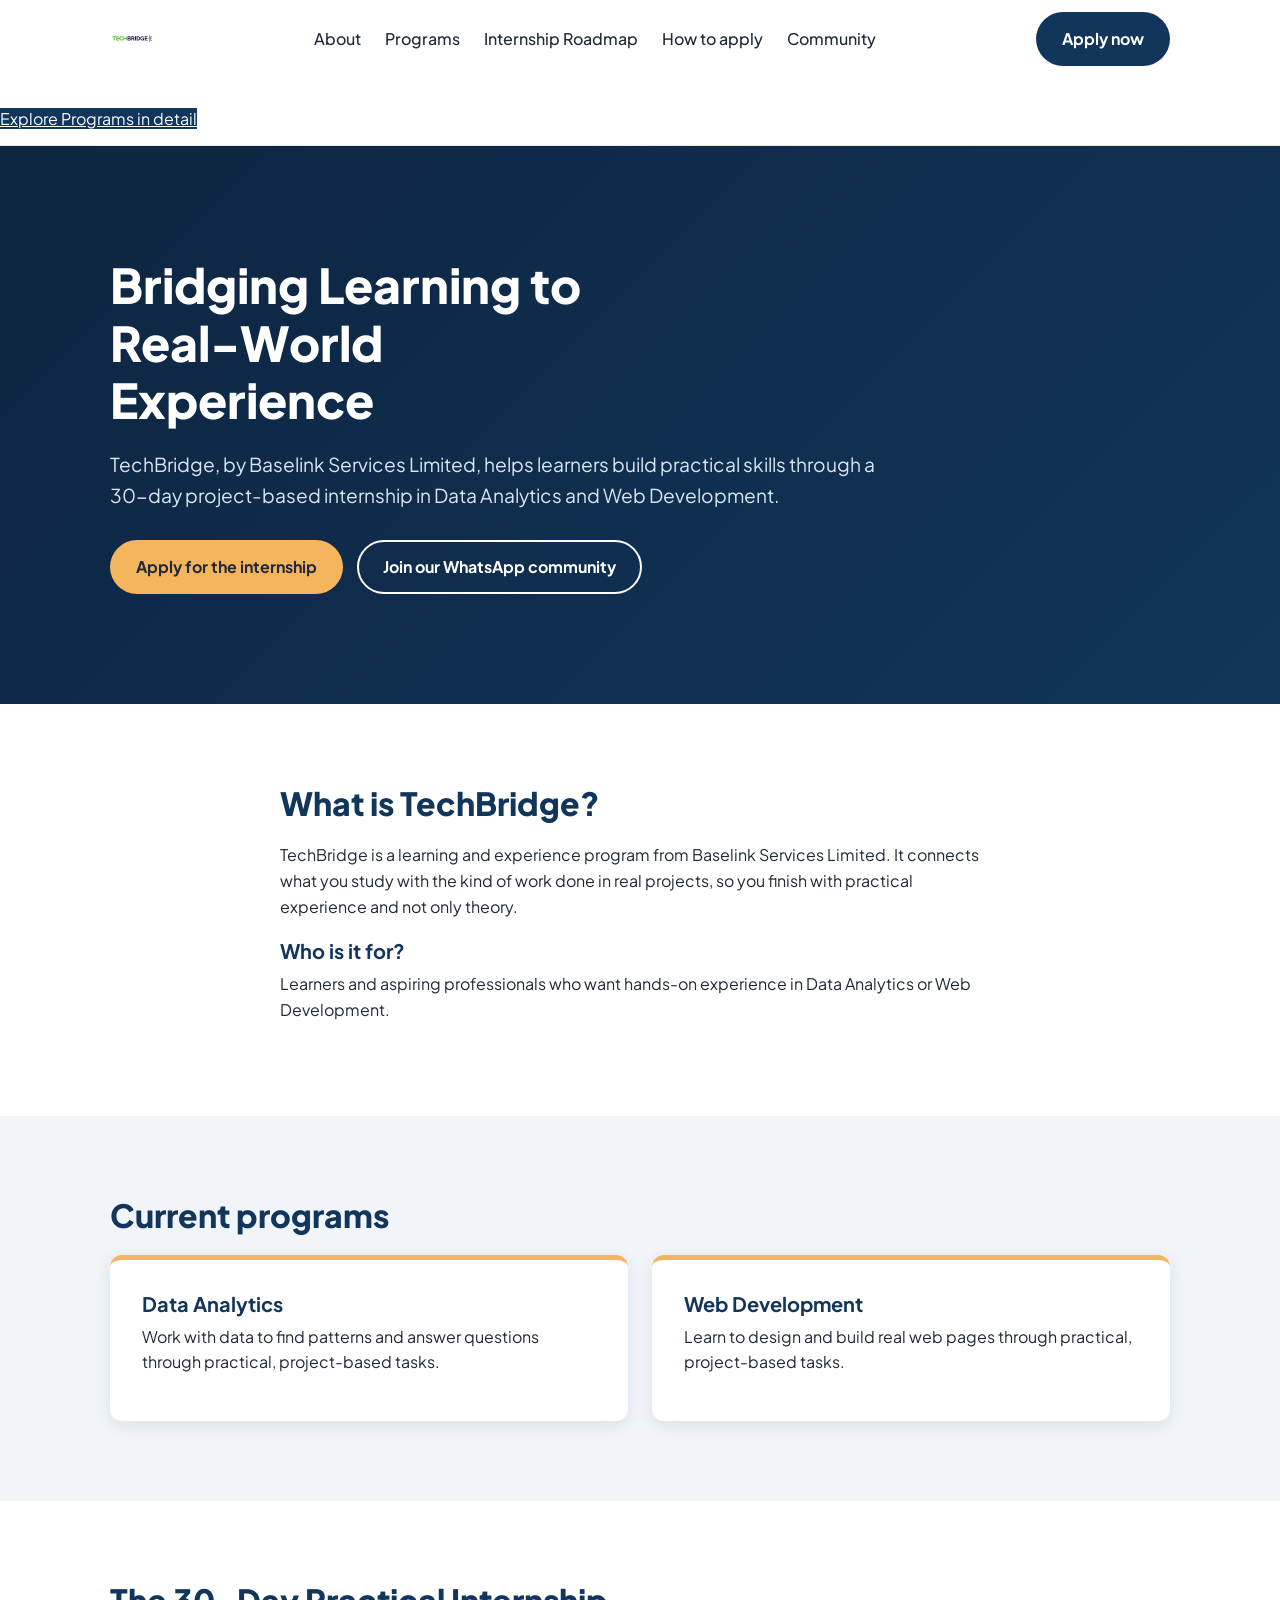
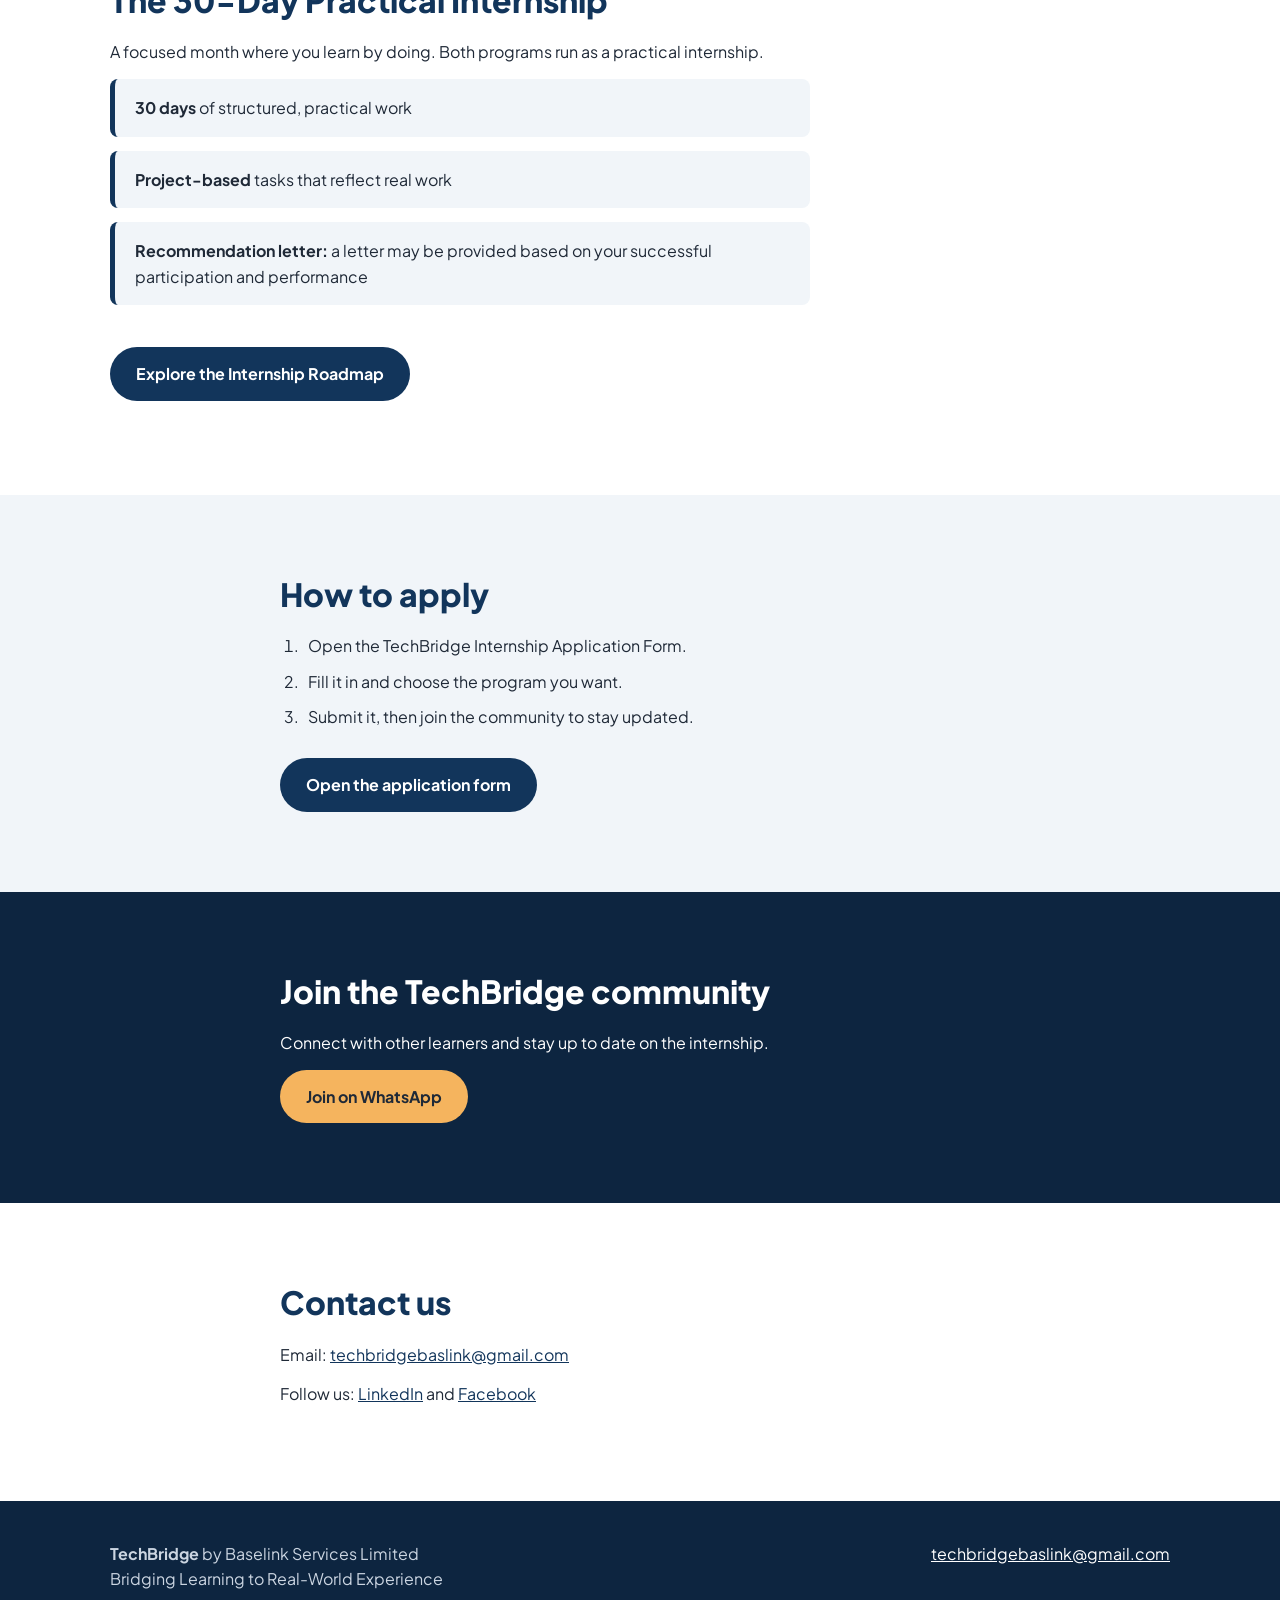
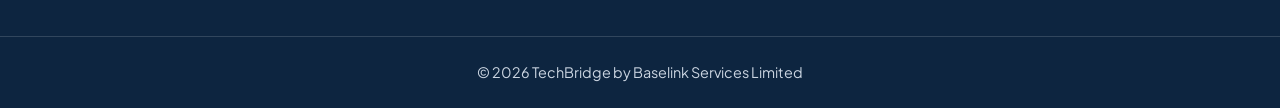
<file: index.html>
<!DOCTYPE html>
<html lang="en">
    <head>
        <meta charset="UTF-8">
        <!--This line makes the page fit different screens ranging from laptops, tablets and phones. Do not remove by mistake. -->
        <meta name="viewport" content="width=device-width, initial-scale=1">
        <title>TechBridge | Transforming Learning into Real-World Experience</title>
        <meta name="description" content="TechBridge by Baselink Services Limited offers several Opportunities in Web development and Data Analysis. Currently, hosting the 2026 TechBridge Internship offer for 30-days">


        <!--Google Font: one family, several weights-->
        <link rel="preconnect" href="https://fonts.googleapis.com">
        <link rel="preconnect" href="https://fonts.gstatic.com" crossorigin>
        <link href="https://fonts.googleapis.com/css2?family=Plus+Jakarta+Sans:wght@400;500;700&800display=swap" rel="stylesheet">

        <!--Connects your CSS file below-->
        <link rel="stylesheet" href="style.css"
    </head>
    <body>

        <!-- ========== 1. HEADER / NAVIGATION ========== -->
         <header class="site-header">
            <div class="container header-inner">
                <a href="#top" class="brand">
                    <!-- Your logo from the images folder.Rename the file if needed. -->
                    <img src="images/logo.png" alt="TechBridge logo" class="logo">
                </a>
                <nav aria-label="Main navigation">
                    <ul class="nav-links">
                        <li><a href="#about">About</a></li>
                        <li><a href="programs.html">Programs</a></li>
                        <li><a href="roadmap.html">Internship Roadmap</a></li>
                        <li><a href="#apply">How to apply</a></li>
                        <li><a href="#community">Community</a></li>
                    </ul>
                </nav>
            </nav>
            <!-- TODO: paste the official application form link in href -->
            <a href="https://forms.gle/8EbdSy5ttGfLZfjv5?utm_source=chatgpt.com" class="btn btn-primary" target="_blank" rel="noopener">Apply now</a>
          </div>
          <p style="margin-top:28px"><a href="programs.html" class="btn-primary">Explore Programs in detail</a></p>
        </header>
      
        <main id="top">
      
          <!-- ========== 2. HERO ========== -->
          <section class="hero">
            <div class="container hero-inner">
              <h1>Bridging Learning to Real-World Experience</h1>
              <p class="lead">
                TechBridge, by Baselink Services Limited, helps learners build practical skills
                through a 30-day project-based internship in Data Analytics and Web Development.
              </p>
              <div class="hero-actions">
                <a href="https://forms.gle/8EbdSy5ttGfLZfjv5?utm_source=chatgpt.com" class="btn btn-accent" target="_blank" rel="noopener">Apply for the internship</a>
                <a href="https://chat.whatsapp.com/FqpBvYS4oaK32cXDxc8JIS?utm_source=chatgpt.com" class="btn btn-outline" target="_blank" rel="noopener">Join our WhatsApp community</a>
              </div>
            </div>
          </section>
      
          <!-- ========== 3. ABOUT ========== -->
          <section id="about" class="section">
            <div class="container narrow">
              <h2>What is TechBridge?</h2>
              <p>
                TechBridge is a learning and experience program from Baselink Services Limited.
                It connects what you study with the kind of work done in real projects,
                so you finish with practical experience and not only theory.
              </p>
              <h3>Who is it for?</h3>
              <p>
                Learners and aspiring professionals who want hands-on experience in
                Data Analytics or Web Development.
              </p>
            </div>
          </section>
      
          <!-- ========== 4. PROGRAMS ========== -->
          <section id="programs" class="section section-alt">
            <div class="container">
              <h2>Current programs</h2>
              <div class="cards">
                <article class="card">
                  <h3>Data Analytics</h3>
                  <p>Work with data to find patterns and answer questions through practical, project-based tasks.</p>
                </article>
                <article class="card">
                  <h3>Web Development</h3>
                  <p>Learn to design and build real web pages through practical, project-based tasks.</p>
                </article>
              </div>
            </div>
          </section>
      
          <!-- ========== 5. INTERNSHIP ========== -->
          <section id="internship" class="section">
            <div class="container">
              <h2>The 30-Day Practical Internship</h2>
              <p class="intro">
                A focused month where you learn by doing. Both programs run as a practical internship.
              </p>
              <ul class="benefits">
                <li><strong>30 days</strong> of structured, practical work</li>
                <li><strong>Project-based</strong> tasks that reflect real work</li>
                <li><strong>Recommendation letter:</strong> a letter may be provided based on your successful participation and performance</li>
              <p style="margin-top:28px"><a href="roadmap.html" class="btn btn-primary">Explore the Internship Roadmap</a></p>
              </ul>
            </div>
          </section>
      
          <!-- ========== 6. HOW TO APPLY ========== -->
          <section id="apply" class="section section-alt">
            <div class="container narrow">
              <h2>How to apply</h2>
              <ol class="steps">
                <li>Open the TechBridge Internship Application Form.</li>
                <li>Fill it in and choose the program you want.</li>
                <li>Submit it, then join the community to stay updated.</li>
              </ol>
              <a href="https://forms.gle/8EbdSy5ttGfLZfjv5?utm_source=chatgpt.com" class="btn btn-primary" target="_blank" rel="noopener">Open the application form</a>
            </div>
          </section>
      
          <!-- ========== 7. COMMUNITY ========== -->
          <section id="community" class="section community">
            <div class="container narrow">
              <h2>Join the TechBridge community</h2>
              <p>Connect with other learners and stay up to date on the internship.</p>
              <a href="https://chat.whatsapp.com/FqpBvYS4oaK32cXDxc8JIS?utm_source=chatgpt.com" class="btn btn-accent" target="_blank" rel="noopener">Join on WhatsApp</a>
            </div>
          </section>
      
          <!-- ========== 8. CONTACT ========== -->
          <section id="contact" class="section">
            <div class="container narrow">
              <h2>Contact us</h2>
              <p>Email: <a href="mailto:techbridgebaslink@gmail.com">techbridgebaslink@gmail.com</a></p>
              <p>
                Follow us:
                <a href="https://www.linkedin.com/company/techbridge-services/" target="_blank" rel="noopener">LinkedIn</a>
                and
                <a href="https://www.facebook.com/p/Baselink-Services-100066771475783/" target="_blank" rel="noopener">Facebook</a>
              </p>
            </div>
          </section>
      
        </main>
      
        <!-- ========== 9. FOOTER ========== -->
        <footer class="site-footer">
          <div class="container footer-inner">
            <div>
              <strong>TechBridge</strong> by Baselink Services Limited
              <p>Bridging Learning to Real-World Experience</p>
            </div>
            <p><a href="mailto:techbridgebaslink@gmail.com">techbridgebaslink@gmail.com</a></p>
          </div>
          <p class="copyright">&copy; 2026 TechBridge by Baselink Services Limited</p>
        </footer>
            </div>
         </header>
    </body>
</html>
</file>
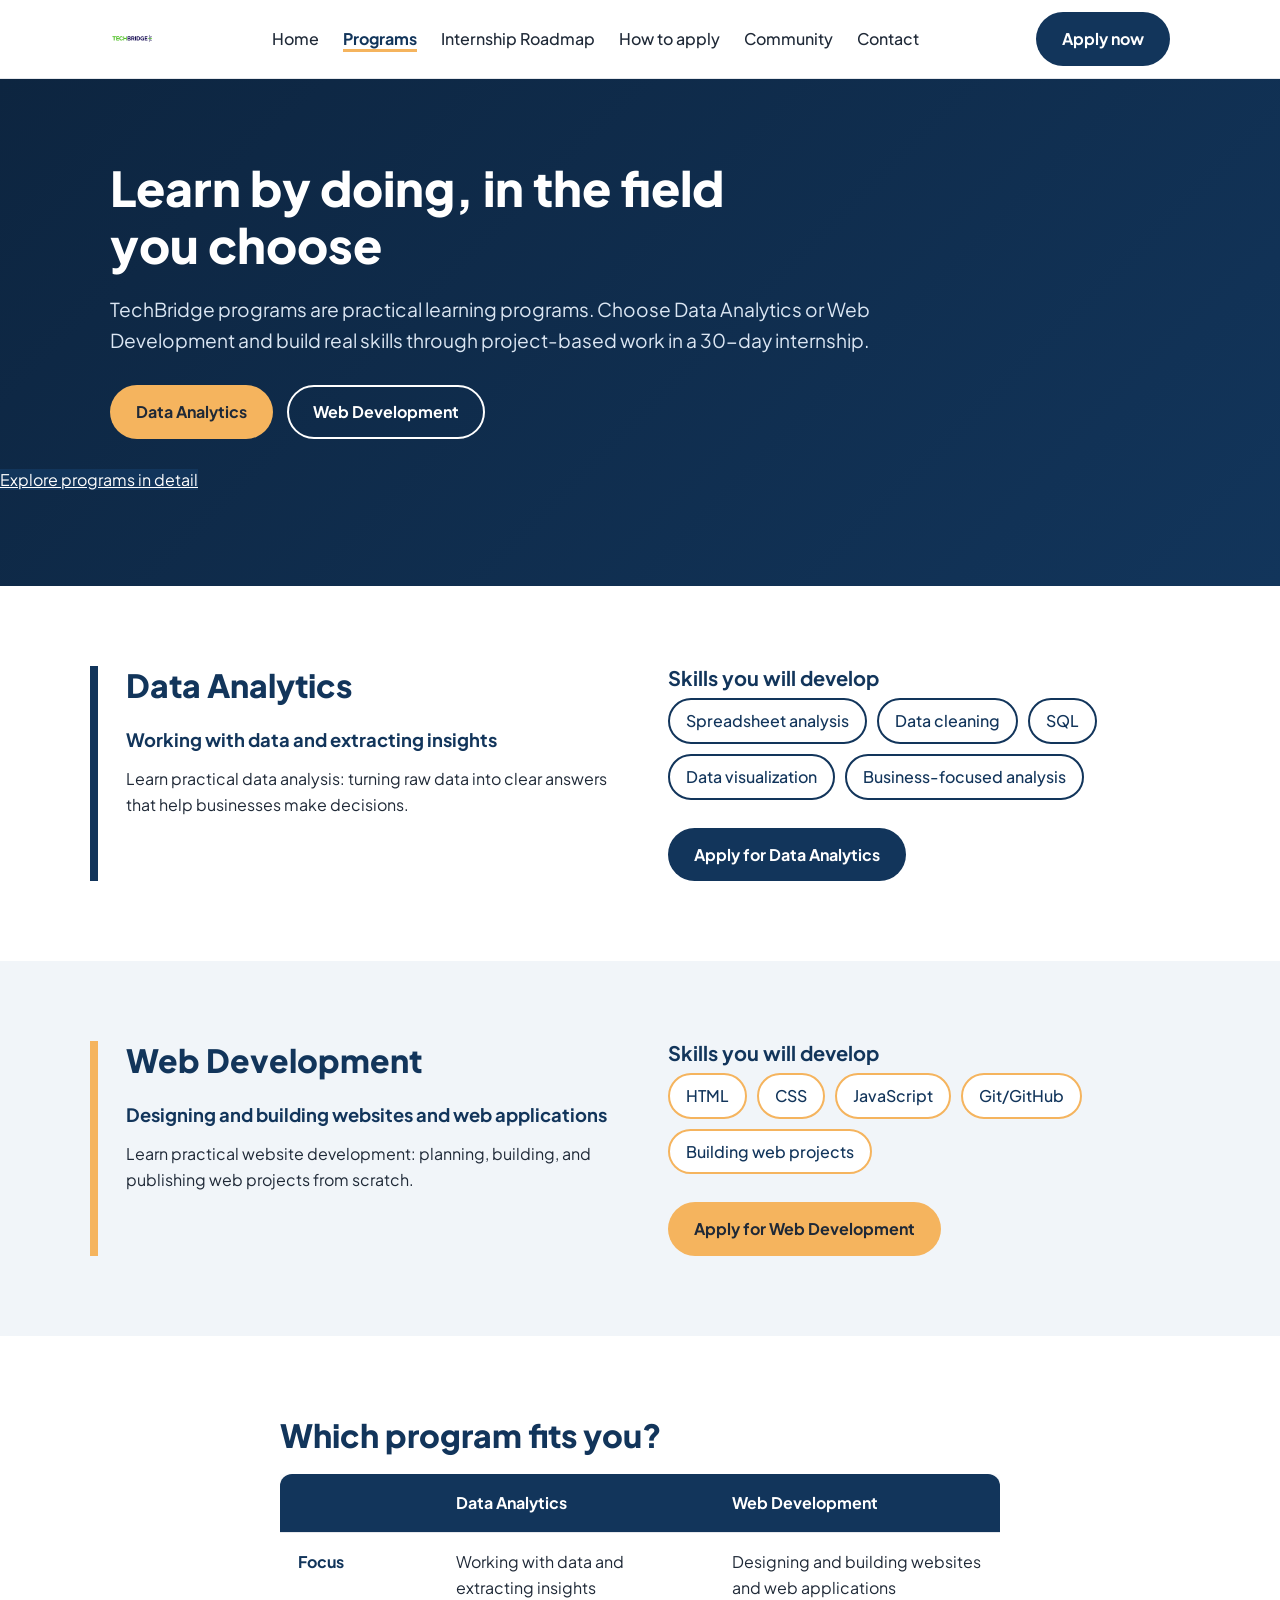
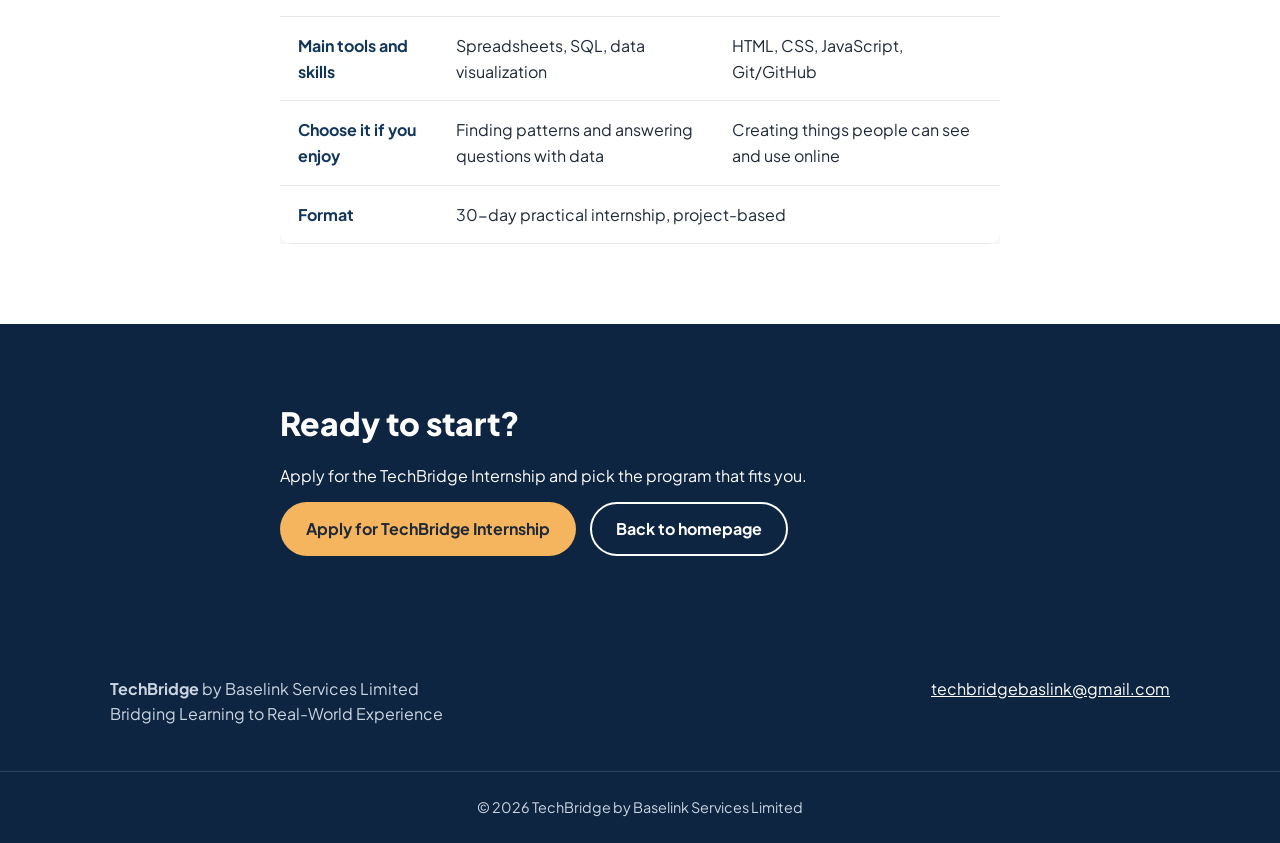
<file: programs.html>
<!DOCTYPE html>
<html lang="en">
<head>
  <meta charset="UTF-8">
  <meta name="viewport" content="width=device-width, initial-scale=1">
  <title>Programs | TechBridge</title>
  <meta name="description" content="Explore TechBridge's practical programs: Data Analytics and Web Development.">

  <!-- Same font and stylesheet as the homepage, so both pages match -->
  <link rel="preconnect" href="https://fonts.googleapis.com">
  <link rel="preconnect" href="https://fonts.gstatic.com" crossorigin>
  <link href="https://fonts.googleapis.com/css2?family=Plus+Jakarta+Sans:wght@400;500;700;800&display=swap" rel="stylesheet">
  <link rel="stylesheet" href="style.css">
</head>
<body>

  <!-- ========== HEADER (same as homepage, links point back to index.html) ========== -->
  <header class="site-header">
    <div class="container header-inner">
      <a href="index.html" class="brand">
        <img src="images/logo.png" alt="TechBridge logo" class="logo">
      </a>
      <nav aria-label="Main navigation">
        <ul class="nav-links">
          <li><a href="index.html">Home</a></li>
          <li><a href="programs.html" class="active" aria-current="page">Programs</a></li>
          <li><a href="roadmap.html">Internship Roadmap</a></li>
          <li><a href="index.html#apply">How to apply</a></li>
          <li><a href="index.html#community">Community</a></li>
          <li><a href="index.html#contact">Contact</a></li>
        </ul>
      </nav>
      <!-- TODO: paste the same application form link you used in index.html -->
      <a href="https://forms.gle/8EbdSy5ttGfLZfjv5?utm_source=chatgpt.com" class="btn btn-primary" target="_blank" rel="noopener">Apply now</a>
    </div>
  </header>

  <main>

    <!-- ========== 1. PROGRAMS OVERVIEW ========== -->
    <section class="hero page-hero">
      <div class="container">
        <h1>Learn by doing, in the field you choose</h1>
        <p class="lead">
          TechBridge programs are practical learning programs. Choose Data Analytics or
          Web Development and build real skills through project-based work in a 30-day internship.
        </p>
        <div class="hero-actions">
          <a href="#data-analytics" class="btn btn-accent">Data Analytics</a>
          <a href="#web-development" class="btn btn-outline">Web Development</a>
        </div>
      </div>
      <p style="margin-top:28px"><a href="programs.html" class="btn-primary">Explore programs in detail</a></p>
    </section>

    <!-- ========== 2. DATA ANALYTICS ========== -->
    <section id="data-analytics" class="section">
      <div class="container program program-da">
        <div class="program-intro">
          <h2>Data Analytics</h2>
          <p class="tagline">Working with data and extracting insights</p>
          <p>
            Learn practical data analysis: turning raw data into clear answers that
            help businesses make decisions.
          </p>
        </div>
        <div class="program-skills">
          <h3>Skills you will develop</h3>
          <ul class="skill-list">
            <li>Spreadsheet analysis</li>
            <li>Data cleaning</li>
            <li>SQL</li>
            <li>Data visualization</li>
            <li>Business-focused analysis</li>
          </ul>
          <a href="https://forms.gle/8EbdSy5ttGfLZfjv5?utm_source=chatgpt.com" class="btn btn-primary" target="_blank" rel="noopener">Apply for Data Analytics</a>
        </div>
      </div>
    </section>

    <!-- ========== 3. WEB DEVELOPMENT ========== -->
    <section id="web-development" class="section section-alt">
      <div class="container program program-wd">
        <div class="program-intro">
          <h2>Web Development</h2>
          <p class="tagline">Designing and building websites and web applications</p>
          <p>
            Learn practical website development: planning, building, and publishing
            web projects from scratch.
          </p>
        </div>
        <div class="program-skills">
          <h3>Skills you will develop</h3>
          <ul class="skill-list">
            <li>HTML</li>
            <li>CSS</li>
            <li>JavaScript</li>
            <li>Git/GitHub</li>
            <li>Building web projects</li>
          </ul>
          <a href="https://forms.gle/8EbdSy5ttGfLZfjv5?utm_source=chatgpt.com" class="btn btn-accent" target="_blank" rel="noopener">Apply for Web Development</a>
        </div>
      </div>
    </section>

    <!-- ========== 4. QUICK COMPARISON ========== -->
    <section class="section">
      <div class="container narrow">
        <h2>Which program fits you?</h2>
        <div class="table-wrap">
          <table class="compare">
            <thead>
              <tr>
                <th scope="col"></th>
                <th scope="col">Data Analytics</th>
                <th scope="col">Web Development</th>
              </tr>
            </thead>
            <tbody>
              <tr>
                <th scope="row">Focus</th>
                <td>Working with data and extracting insights</td>
                <td>Designing and building websites and web applications</td>
              </tr>
              <tr>
                <th scope="row">Main tools and skills</th>
                <td>Spreadsheets, SQL, data visualization</td>
                <td>HTML, CSS, JavaScript, Git/GitHub</td>
              </tr>
              <tr>
                <th scope="row">Choose it if you enjoy</th>
                <td>Finding patterns and answering questions with data</td>
                <td>Creating things people can see and use online</td>
              </tr>
              <tr>
                <th scope="row">Format</th>
                <td colspan="2">30-day practical internship, project-based</td>
              </tr>
            </tbody>
          </table>
        </div>
      </div>
    </section>

    <!-- ========== 5. CALL TO ACTION ========== -->
    <section class="section community">
      <div class="container narrow">
        <h2>Ready to start?</h2>
        <p>Apply for the TechBridge Internship and pick the program that fits you.</p>
        <div class="hero-actions">
          <a href="https://forms.gle/8EbdSy5ttGfLZfjv5?utm_source=chatgpt.com" class="btn btn-accent" target="_blank" rel="noopener">Apply for TechBridge Internship</a>
          <a href="index.html" class="btn btn-outline">Back to homepage</a>
        </div>
      </div>
    </section>

  </main>

  <!-- ========== FOOTER (same as homepage) ========== -->
  <footer class="site-footer">
    <div class="container footer-inner">
      <div>
        <strong>TechBridge</strong> by Baselink Services Limited
        <p>Bridging Learning to Real-World Experience</p>
      </div>
      <p><a href="mailto:techbridgebaslink@gmail.com">techbridgebaslink@gmail.com</a></p>
    </div>
    <p class="copyright">&copy; 2026 TechBridge by Baselink Services Limited</p>
  </footer>

</body>
</html>
</file>
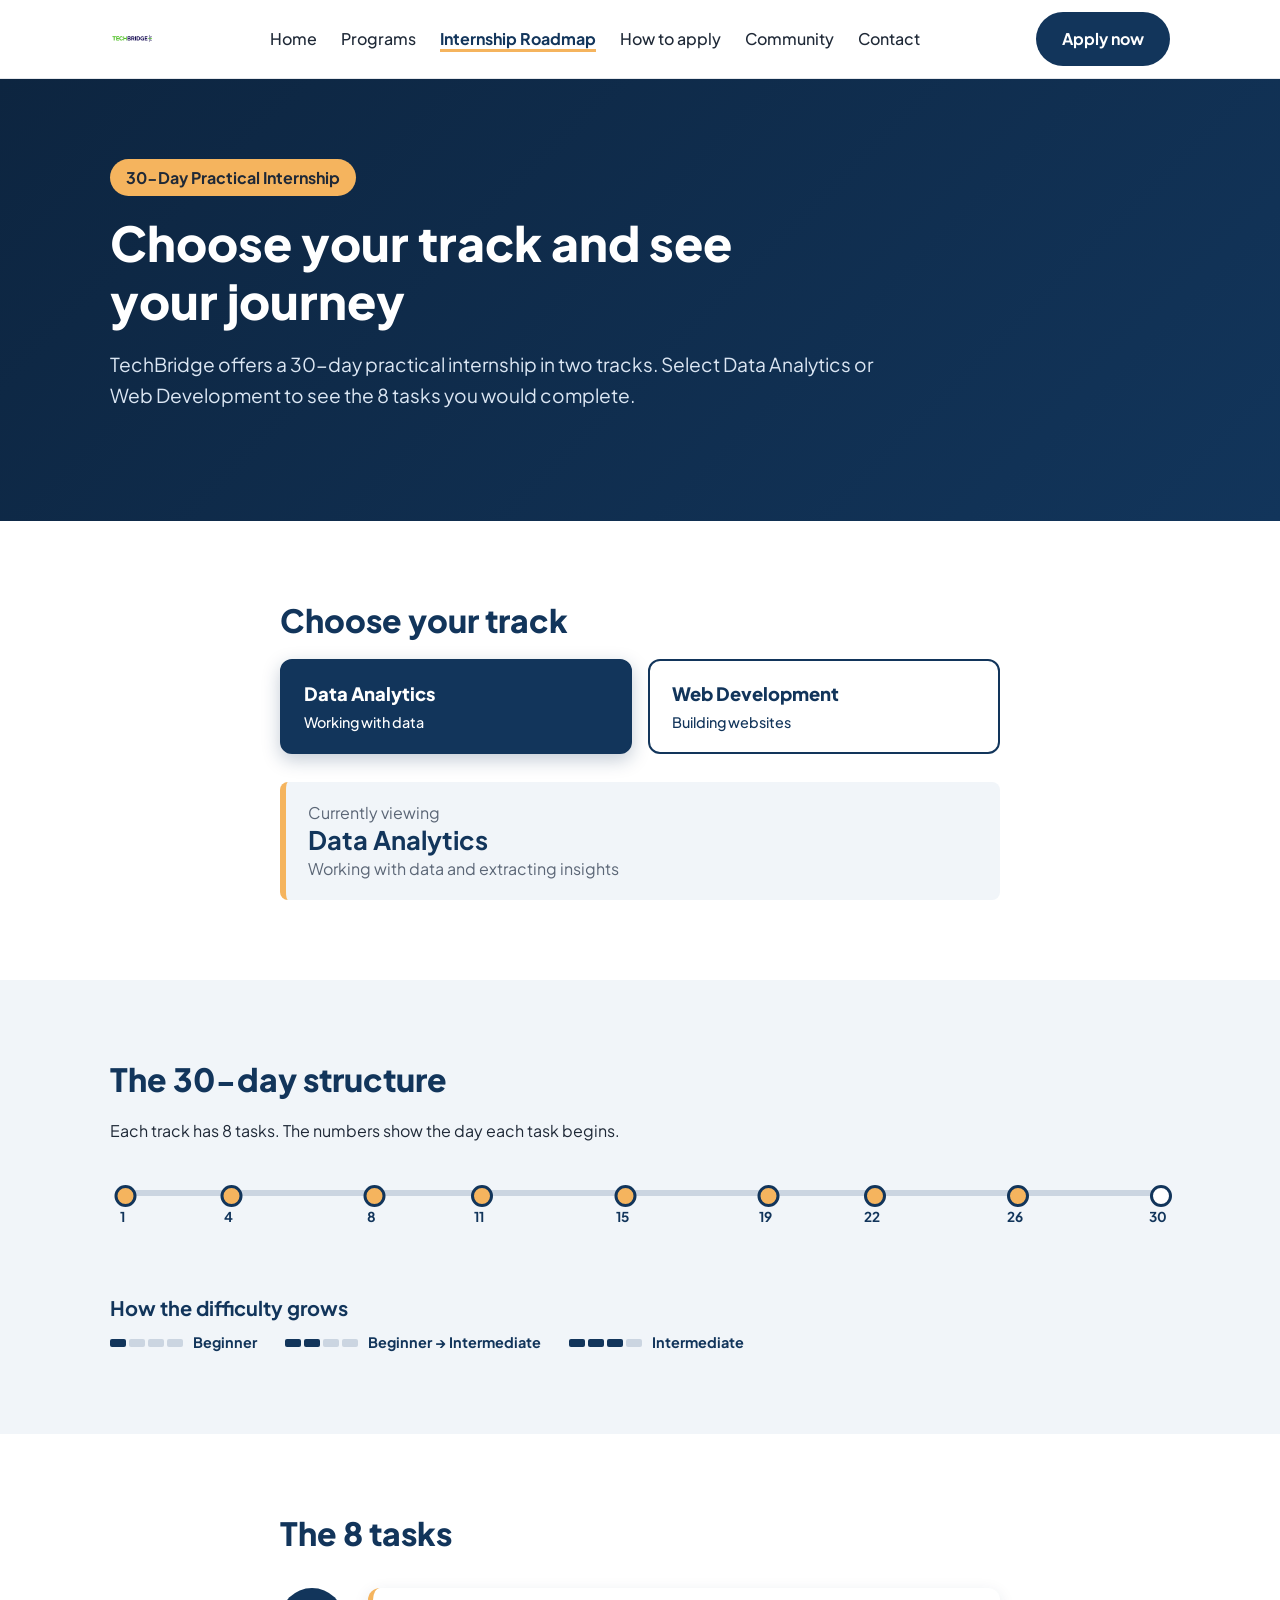
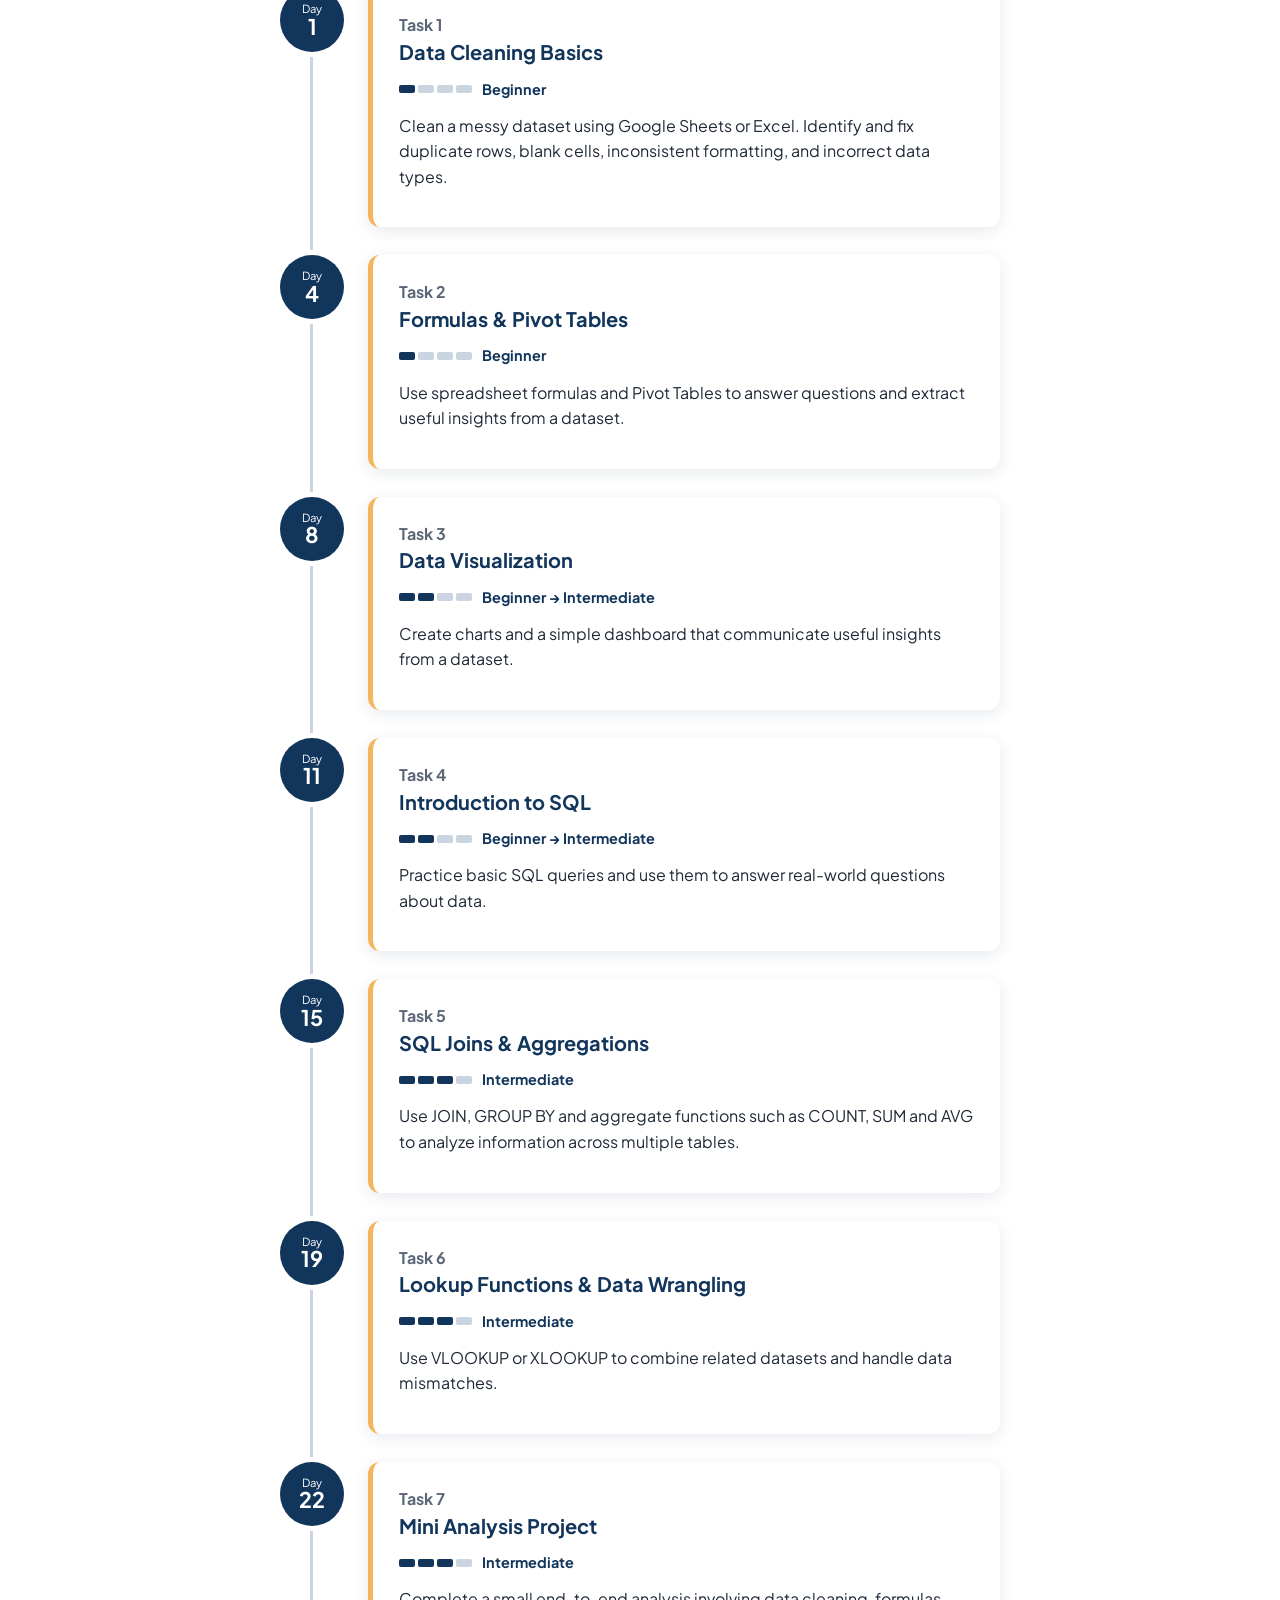
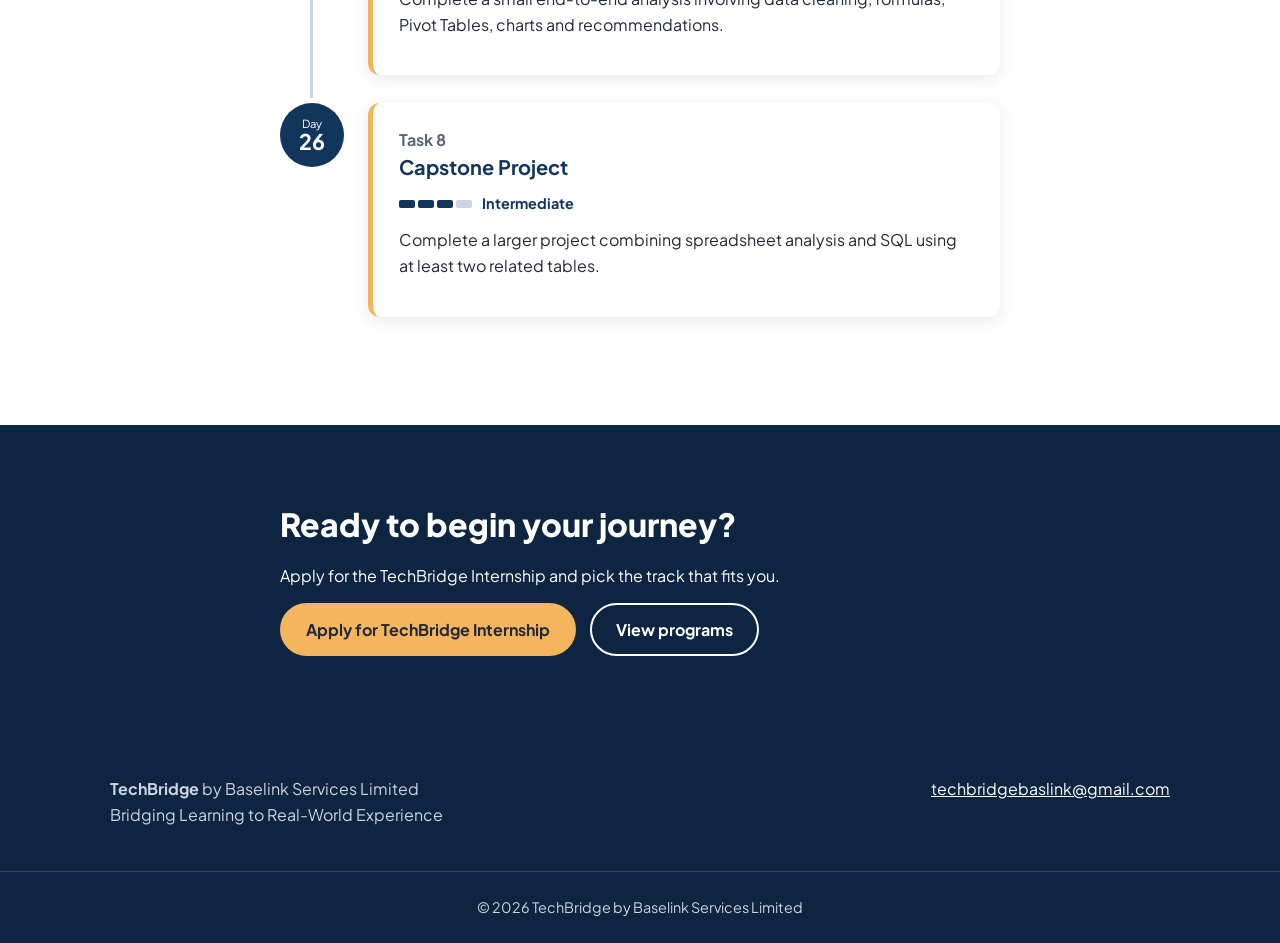
<file: roadmap.html>
<!DOCTYPE html>
<html lang="en">
<head>
  <meta charset="UTF-8">
  <meta name="viewport" content="width=device-width, initial-scale=1">
  <title>Internship Roadmap | TechBridge</title>
  <meta name="description" content="Choose a TechBridge internship track, Data Analytics or Web Development, and see its 8-task, 30-day practical roadmap.">

  <link rel="preconnect" href="https://fonts.googleapis.com">
  <link rel="preconnect" href="https://fonts.gstatic.com" crossorigin>
  <link href="https://fonts.googleapis.com/css2?family=Plus+Jakarta+Sans:wght@400;500;700;800&display=swap" rel="stylesheet">
  <link rel="stylesheet" href="style.css">
</head>
<body>

  <!-- ========== HEADER (same on every page) ========== -->
  <header class="site-header">
    <div class="container header-inner">
      <a href="index.html" class="brand">
        <img src="images/logo.png" alt="TechBridge logo" class="logo">
      </a>
      <nav aria-label="Main navigation">
        <ul class="nav-links">
          <li><a href="index.html">Home</a></li>
          <li><a href="programs.html">Programs</a></li>
          <li><a href="roadmap.html" class="active" aria-current="page">Internship Roadmap</a></li>
          <li><a href="index.html#apply">How to apply</a></li>
          <li><a href="index.html#community">Community</a></li>
          <li><a href="index.html#contact">Contact</a></li>
        </ul>
      </nav>
      <!-- TODO: paste the same application form link you used before -->
      <a href="https://forms.gle/8EbdSy5ttGfLZfjv5?utm_source=chatgpt.com" class="btn btn-primary" target="_blank" rel="noopener">Apply now</a>
    </div>
  </header>

  <main>

    <!-- ========== 1. INTRODUCTION ========== -->
    <section class="hero page-hero">
      <div class="container">
        <p class="pill">30-Day Practical Internship</p>
        <h1>Choose your track and see your journey</h1>
        <p class="lead">
          TechBridge offers a 30-day practical internship in two tracks. Select
          Data Analytics or Web Development to see the 8 tasks you would complete.
        </p>
      </div>
    </section>

    <!-- ========== 2. TRACK SELECTION ========== -->
    <section class="section">
      <div class="container narrow">
        <h2>Choose your track</h2>

        <!-- JavaScript listens for clicks on these two buttons.
             data-track must match the "id" of a track in roadmap.js -->
        <div class="track-switch" role="group" aria-label="Choose an internship track">
          <button type="button" class="track-btn" data-track="data-analytics" aria-pressed="true">
            Data Analytics
            <small>Working with data</small>
          </button>
          <button type="button" class="track-btn" data-track="web-development" aria-pressed="false">
            Web Development
            <small>Building websites</small>
          </button>
        </div>

        <!-- JavaScript changes the text inside these elements -->
        <div class="viewing" aria-live="polite">
          Currently viewing
          <strong id="current-track">Data Analytics</strong>
          <span id="track-tagline">Working with data and extracting insights</span>
        </div>
      </div>
    </section>

    <!-- ========== 3. 30-DAY STRUCTURE ========== -->
    <section class="section section-alt glance">
      <div class="container">
        <h2>The 30-day structure</h2>
        <p>Each track has 8 tasks. The numbers show the day each task begins.</p>
        <ol class="daybar" aria-hidden="true">
          <li style="left:0%">1</li>
          <li style="left:10.3%">4</li>
          <li style="left:24.1%">8</li>
          <li style="left:34.5%">11</li>
          <li style="left:48.3%">15</li>
          <li style="left:62.1%">19</li>
          <li style="left:72.4%">22</li>
          <li style="left:86.2%">26</li>
          <li style="left:100%" class="end">30</li>
        </ol>

        <h3>How the difficulty grows</h3>
        <ul class="legend">
          <li><span class="level lvl-1"><span class="bars" aria-hidden="true"><i></i><i></i><i></i><i></i></span>Beginner</span></li>
          <li><span class="level lvl-2"><span class="bars" aria-hidden="true"><i></i><i></i><i></i><i></i></span>Beginner → Intermediate</span></li>
          <li><span class="level lvl-3"><span class="bars" aria-hidden="true"><i></i><i></i><i></i><i></i></span>Intermediate</span></li>
        </ul>
      </div>
    </section>

    <!-- ========== 4. THE 8 TASKS (filled in by roadmap.js) ========== -->
    <section class="section">
      <div class="container narrow">
        <h2>The 8 tasks</h2>
        <noscript><p>Please turn on JavaScript to view the internship roadmap.</p></noscript>
        <ol class="timeline" id="timeline"></ol>
      </div>
    </section>

    <!-- ========== 5. CALL TO ACTION ========== -->
    <section class="section community">
      <div class="container narrow">
        <h2>Ready to begin your journey?</h2>
        <p>Apply for the TechBridge Internship and pick the track that fits you.</p>
        <div class="hero-actions">
          <a href="https://forms.gle/8EbdSy5ttGfLZfjv5?utm_source=chatgpt.com" class="btn btn-accent" target="_blank" rel="noopener">Apply for TechBridge Internship</a>
          <a href="programs.html" class="btn btn-outline">View programs</a>
        </div>
      </div>
    </section>

  </main>

  <!-- ========== FOOTER (same on every page) ========== -->
  <footer class="site-footer">
    <div class="container footer-inner">
      <div>
        <strong>TechBridge</strong> by Baselink Services Limited
        <p>Bridging Learning to Real-World Experience</p>
      </div>
      <p><a href="mailto:techbridgebaslink@gmail.com">techbridgebaslink@gmail.com</a></p>
    </div>
    <p class="copyright">&copy; 2026 TechBridge by Baselink Services Limited</p>
  </footer>

  <!-- Load the JavaScript last, after the page elements exist -->
  <script src="roadmap.js"></script>
</body>
</html>
</file>
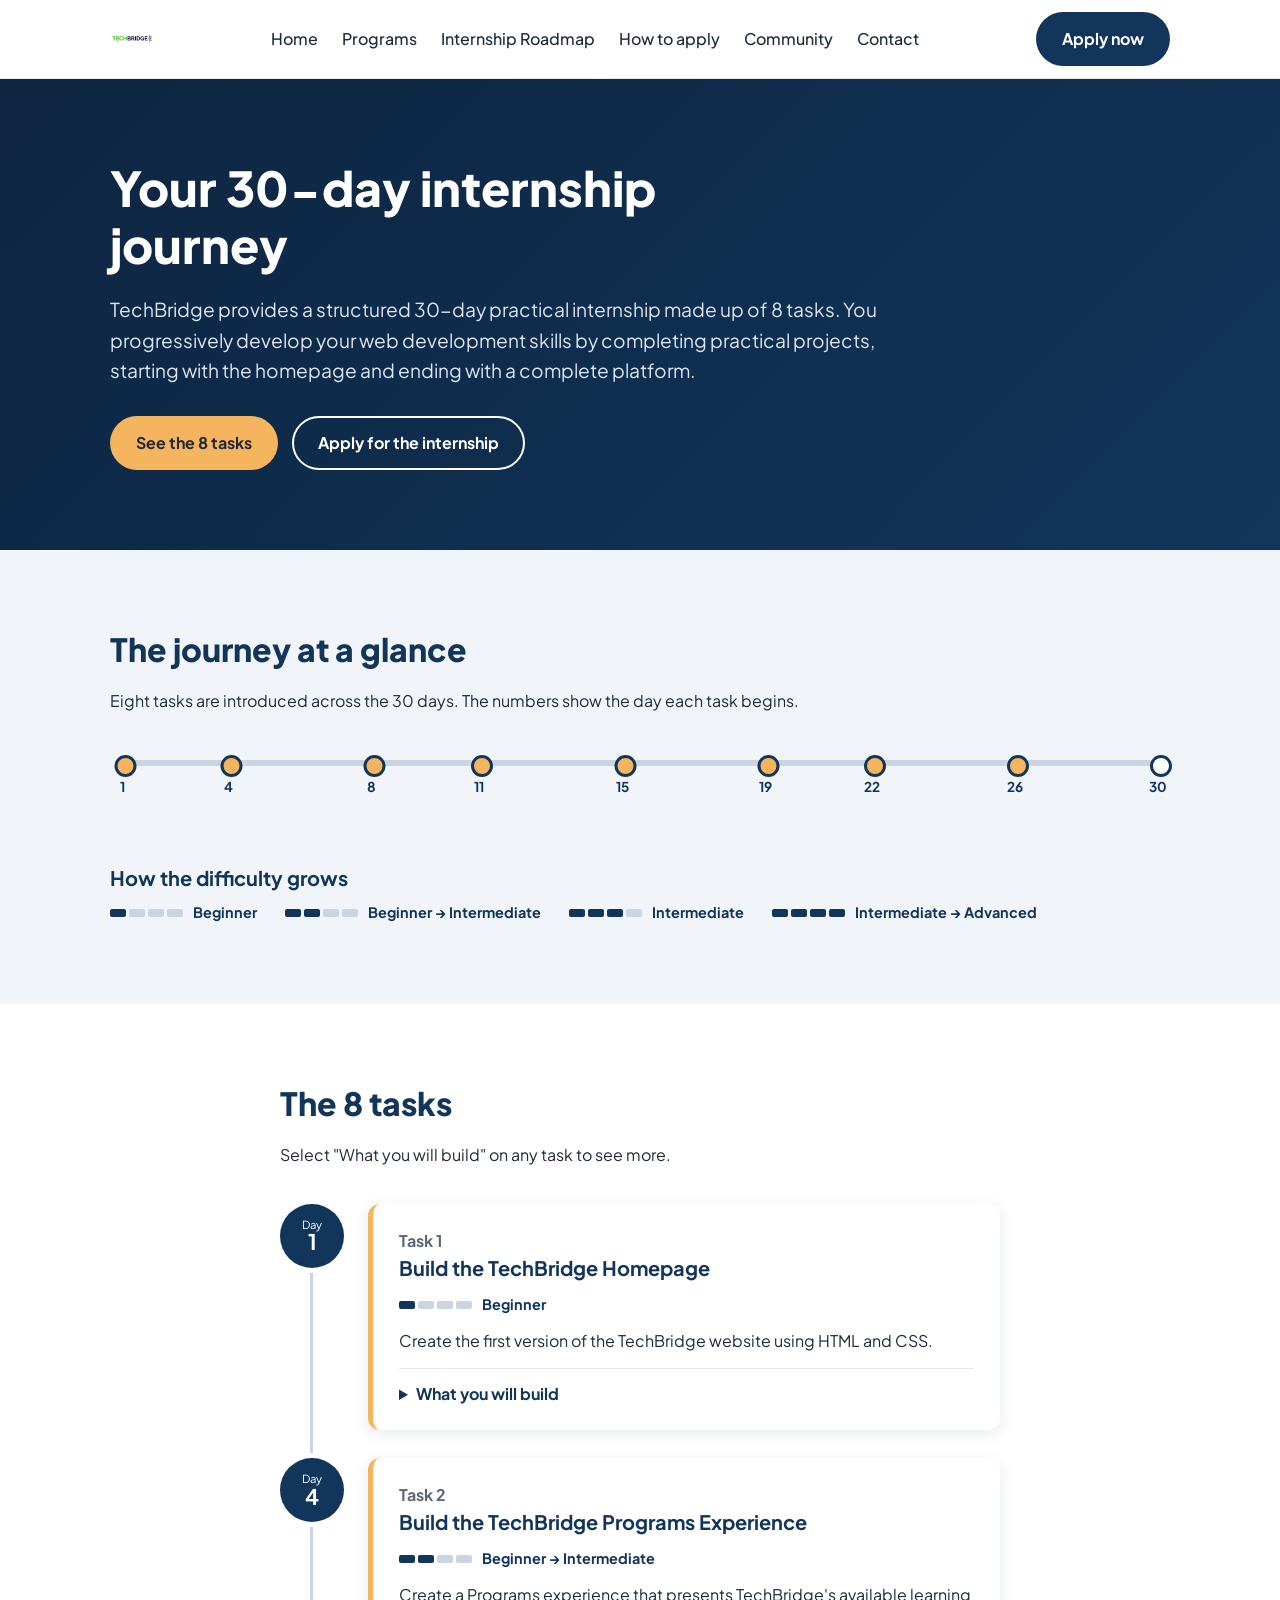
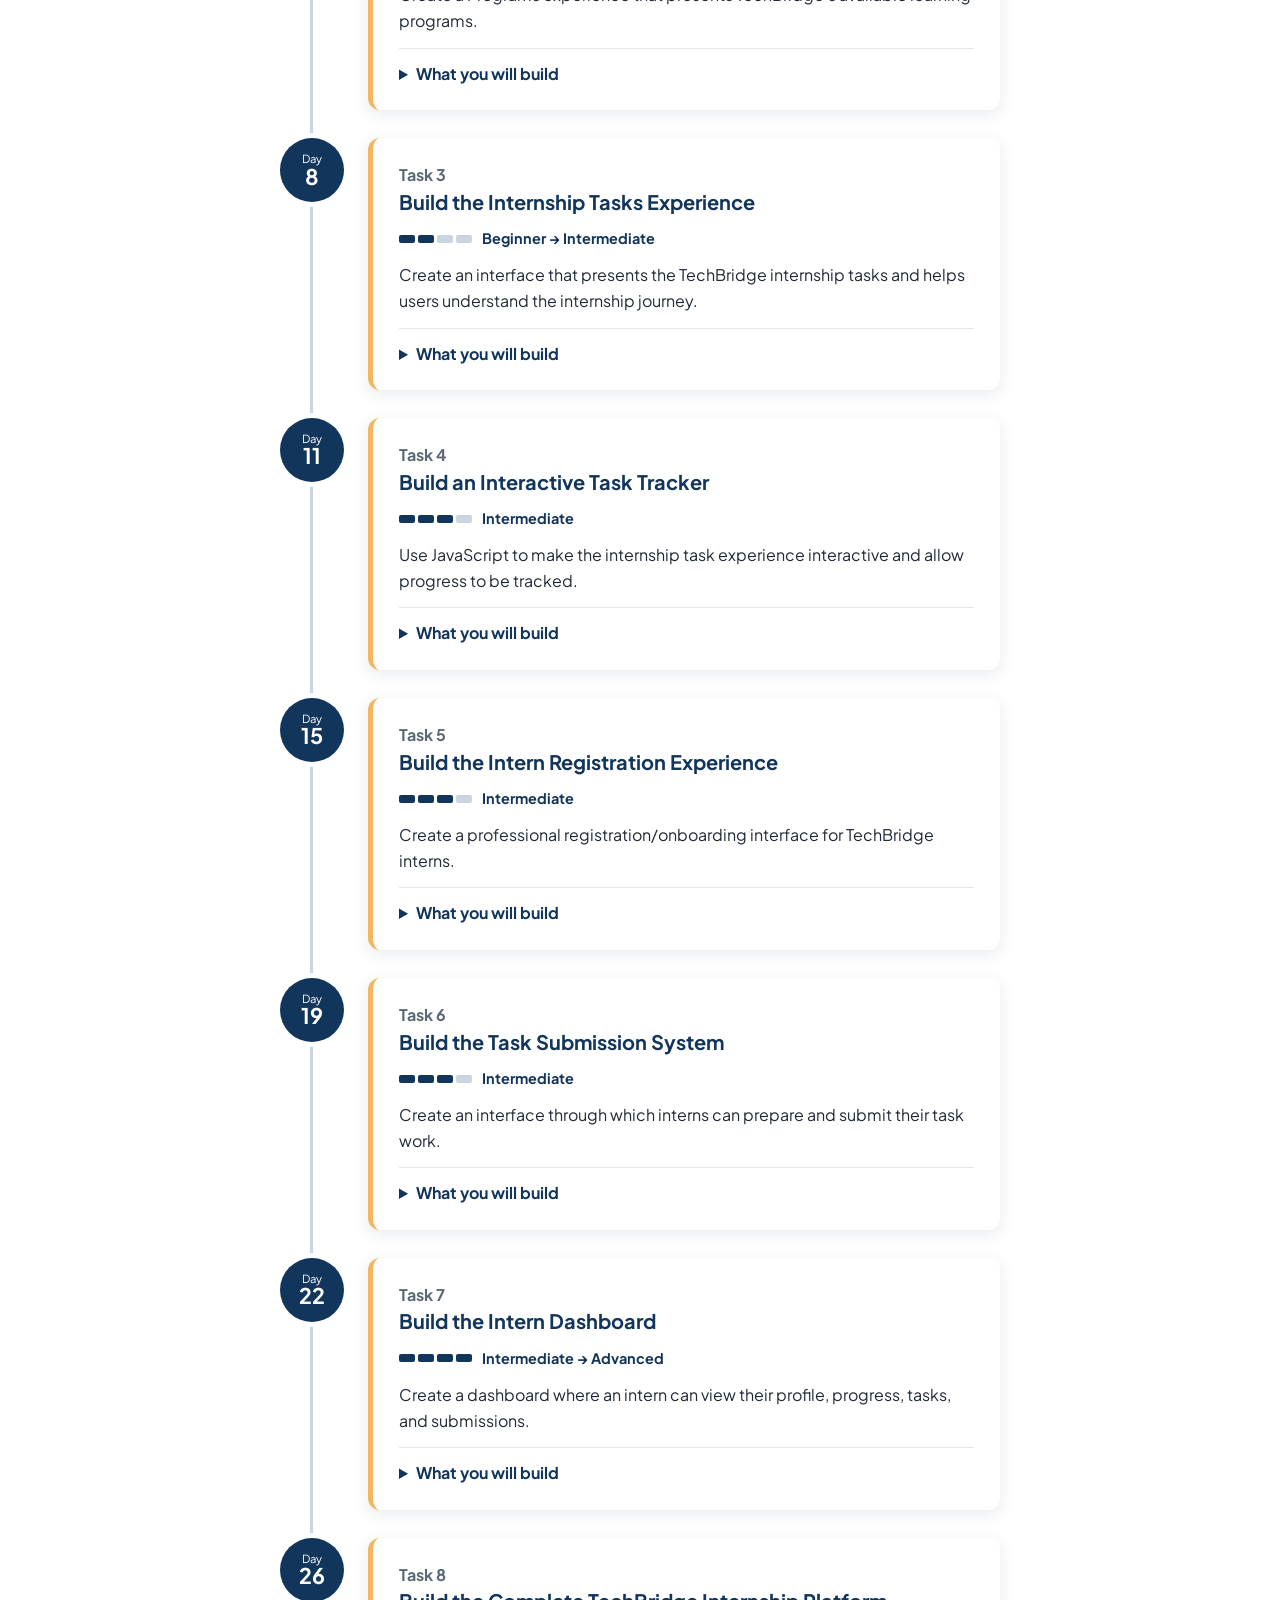
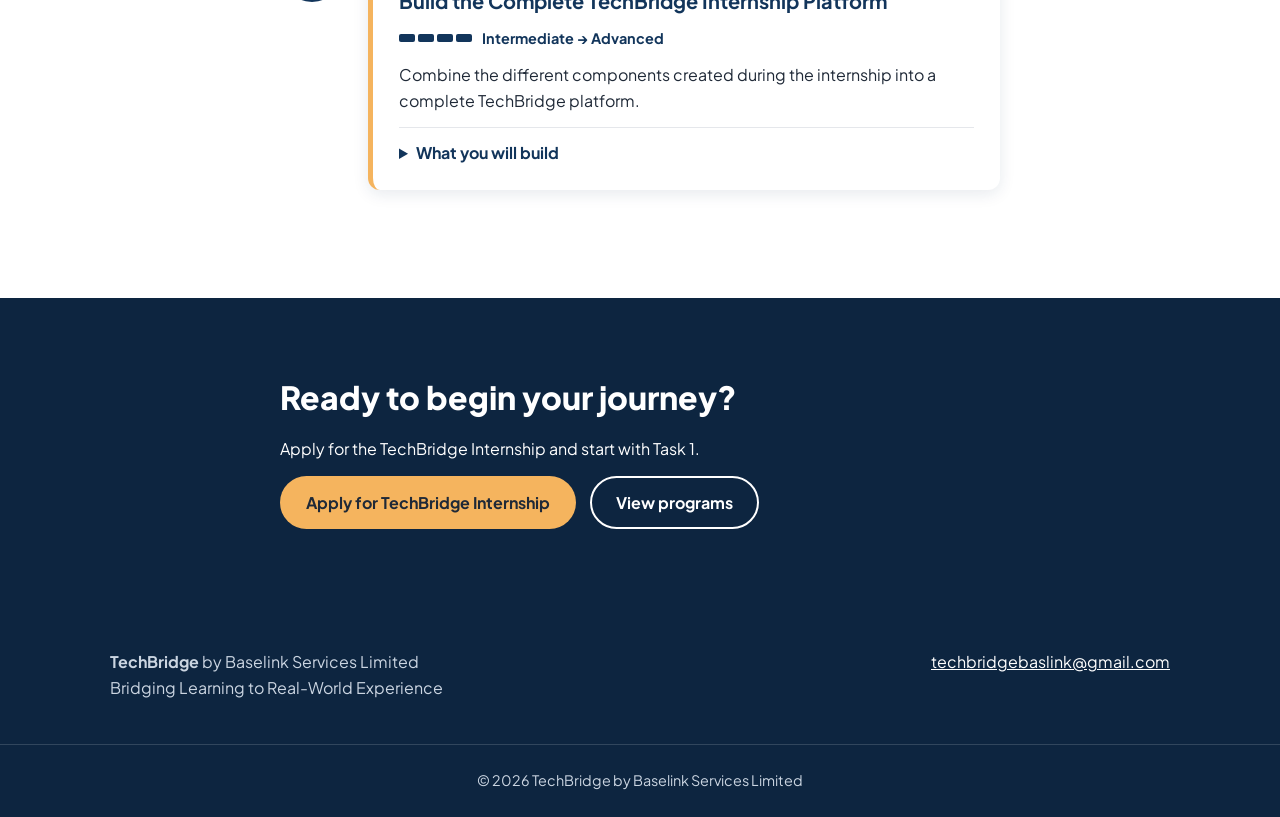
<file: tasks.html>
<!DOCTYPE html>
<html lang="en">
<head>
  <meta charset="UTF-8">
  <meta name="viewport" content="width=device-width, initial-scale=1">
  <title>Internship Tasks | TechBridge</title>
  <meta name="description" content="The TechBridge 30-day practical internship: 8 tasks, from the homepage on Day 1 to the complete platform on Day 26.">

  <link rel="preconnect" href="https://fonts.googleapis.com">
  <link rel="preconnect" href="https://fonts.gstatic.com" crossorigin>
  <link href="https://fonts.googleapis.com/css2?family=Plus+Jakarta+Sans:wght@400;500;700;800&display=swap" rel="stylesheet">
  <link rel="stylesheet" href="style.css">
</head>
<body>

  <!-- ========== HEADER (same on every page) ========== -->
  <header class="site-header">
    <div class="container header-inner">
      <a href="index.html" class="brand">
        <img src="images/logo.png" alt="TechBridge logo" class="logo">
      </a>
      <nav aria-label="Main navigation">
        <ul class="nav-links">
          <li><a href="index.html">Home</a></li>
          <li><a href="programs.html">Programs</a></li>
          <li><a href="raodmap.html" aria-current="page">Internship Roadmap</a></li>
          <li><a href="index.html#apply">How to apply</a></li>
          <li><a href="index.html#community">Community</a></li>
          <li><a href="index.html#contact">Contact</a></li>
        </ul>
      </nav>
      <!-- TODO: paste the same application form link you used before -->
      <a href="https://forms.gle/8EbdSy5ttGfLZfjv5?utm_source=chatgpt.com" class="btn btn-primary" target="_blank" rel="noopener">Apply now</a>
    </div>
  </header>

  <main>

    <!-- ========== 1. INTRODUCTION ========== -->
    <section class="hero page-hero">
      <div class="container">
        <h1>Your 30-day internship journey</h1>
        <p class="lead">
          TechBridge provides a structured 30-day practical internship made up of 8 tasks.
          You progressively develop your web development skills by completing practical projects,
          starting with the homepage and ending with a complete platform.
        </p>
        <div class="hero-actions">
          <a href="#journey" class="btn btn-accent">See the 8 tasks</a>
          <a href="https://forms.gle/8EbdSy5ttGfLZfjv5?utm_source=chatgpt.com" class="btn btn-outline" target="_blank" rel="noopener">Apply for the internship</a>
        </div>
      </div>
    </section>

    <!-- ========== 2. DAY STRIP: the whole journey at a glance ========== -->
    <section class="section section-alt glance">
      <div class="container">
        <h2>The journey at a glance</h2>
        <p>Eight tasks are introduced across the 30 days. The numbers show the day each task begins.</p>
        <ol class="daybar" aria-hidden="true">
          <li style="left:0%">1</li>
          <li style="left:10.3%">4</li>
          <li style="left:24.1%">8</li>
          <li style="left:34.5%">11</li>
          <li style="left:48.3%">15</li>
          <li style="left:62.1%">19</li>
          <li style="left:72.4%">22</li>
          <li style="left:86.2%">26</li>
          <li style="left:100%" class="end">30</li>
        </ol>

        <h3>How the difficulty grows</h3>
        <ul class="legend">
          <li><span class="level lvl-1"><span class="bars" aria-hidden="true"><i></i><i></i><i></i><i></i></span>Beginner</span></li>
          <li><span class="level lvl-2"><span class="bars" aria-hidden="true"><i></i><i></i><i></i><i></i></span>Beginner → Intermediate</span></li>
          <li><span class="level lvl-3"><span class="bars" aria-hidden="true"><i></i><i></i><i></i><i></i></span>Intermediate</span></li>
          <li><span class="level lvl-4"><span class="bars" aria-hidden="true"><i></i><i></i><i></i><i></i></span>Intermediate → Advanced</span></li>
        </ul>
      </div>
    </section>

    <!-- ========== 3. THE 8 TASKS (vertical timeline) ========== -->
    <section id="journey" class="section">
      <div class="container narrow">
        <h2>The 8 tasks</h2>
        <p>Select "What you will build" on any task to see more.</p>

        <ol class="timeline">

          <li class="t-item">
            <div class="t-day"><span>Day</span><strong>1</strong></div>
            <article class="t-card">
              <p class="t-num">Task 1</p>
              <h3>Build the TechBridge Homepage</h3>
              <span class="level lvl-1"><span class="bars" aria-hidden="true"><i></i><i></i><i></i><i></i></span>Beginner</span>
              <p>Create the first version of the TechBridge website using HTML and CSS.</p>
              <details>
                <summary>What you will build</summary>
                <p><strong>Goal:</strong> the first version of the TechBridge website.</p>
                <p><strong>Tools:</strong> HTML5 and CSS3.</p>
                <p><strong>Where it fits:</strong> the starting point of the internship.</p>
              </details>
            </article>
          </li>

          <li class="t-item">
            <div class="t-day"><span>Day</span><strong>4</strong></div>
            <article class="t-card">
              <p class="t-num">Task 2</p>
              <h3>Build the TechBridge Programs Experience</h3>
              <span class="level lvl-2"><span class="bars" aria-hidden="true"><i></i><i></i><i></i><i></i></span>Beginner → Intermediate</span>
              <p>Create a Programs experience that presents TechBridge's available learning programs.</p>
              <details>
                <summary>What you will build</summary>
                <p><strong>Goal:</strong> a Programs page presenting Data Analytics and Web Development.</p>
                <p><strong>Tools:</strong> HTML5 and CSS3.</p>
                <p><strong>Where it fits:</strong> builds on your Task 1 homepage.</p>
              </details>
            </article>
          </li>

          <li class="t-item">
            <div class="t-day"><span>Day</span><strong>8</strong></div>
            <article class="t-card">
              <p class="t-num">Task 3</p>
              <h3>Build the Internship Tasks Experience</h3>
              <span class="level lvl-2"><span class="bars" aria-hidden="true"><i></i><i></i><i></i><i></i></span>Beginner → Intermediate</span>
              <p>Create an interface that presents the TechBridge internship tasks and helps users understand the internship journey.</p>
              <details>
                <summary>What you will build</summary>
                <p><strong>Goal:</strong> a page showing all 8 tasks and how the internship progresses.</p>
                <p><strong>Tools:</strong> HTML5 and CSS3.</p>
                <p><strong>Where it fits:</strong> builds on Tasks 1 and 2, and connects Home, Programs and Internship Tasks.</p>
              </details>
            </article>
          </li>

          <li class="t-item">
            <div class="t-day"><span>Day</span><strong>11</strong></div>
            <article class="t-card">
              <p class="t-num">Task 4</p>
              <h3>Build an Interactive Task Tracker</h3>
              <span class="level lvl-3"><span class="bars" aria-hidden="true"><i></i><i></i><i></i><i></i></span>Intermediate</span>
              <p>Use JavaScript to make the internship task experience interactive and allow progress to be tracked.</p>
              <details>
                <summary>What you will build</summary>
                <p><strong>Goal:</strong> an interactive version of the task experience where progress can be tracked.</p>
                <p><strong>Tools:</strong> JavaScript.</p>
                <p><strong>Where it fits:</strong> builds on the Task 3 page.</p>
              </details>
            </article>
          </li>

          <li class="t-item">
            <div class="t-day"><span>Day</span><strong>15</strong></div>
            <article class="t-card">
              <p class="t-num">Task 5</p>
              <h3>Build the Intern Registration Experience</h3>
              <span class="level lvl-3"><span class="bars" aria-hidden="true"><i></i><i></i><i></i><i></i></span>Intermediate</span>
              <p>Create a professional registration/onboarding interface for TechBridge interns.</p>
              <details>
                <summary>What you will build</summary>
                <p><strong>Goal:</strong> a professional registration and onboarding interface for interns.</p>
                <p><strong>Where it fits:</strong> introduces registration and onboarding to the platform.</p>
              </details>
            </article>
          </li>

          <li class="t-item">
            <div class="t-day"><span>Day</span><strong>19</strong></div>
            <article class="t-card">
              <p class="t-num">Task 6</p>
              <h3>Build the Task Submission System</h3>
              <span class="level lvl-3"><span class="bars" aria-hidden="true"><i></i><i></i><i></i><i></i></span>Intermediate</span>
              <p>Create an interface through which interns can prepare and submit their task work.</p>
              <details>
                <summary>What you will build</summary>
                <p><strong>Goal:</strong> an interface where interns prepare and submit their task work.</p>
                <p><strong>Where it fits:</strong> lets interns hand in what they build in each task.</p>
              </details>
            </article>
          </li>

          <li class="t-item">
            <div class="t-day"><span>Day</span><strong>22</strong></div>
            <article class="t-card">
              <p class="t-num">Task 7</p>
              <h3>Build the Intern Dashboard</h3>
              <span class="level lvl-4"><span class="bars" aria-hidden="true"><i></i><i></i><i></i><i></i></span>Intermediate → Advanced</span>
              <p>Create a dashboard where an intern can view their profile, progress, tasks, and submissions.</p>
              <details>
                <summary>What you will build</summary>
                <p><strong>Goal:</strong> a dashboard showing an intern's profile, progress, tasks and submissions.</p>
                <p><strong>Where it fits:</strong> brings an intern's information into one view.</p>
              </details>
            </article>
          </li>

          <li class="t-item">
            <div class="t-day"><span>Day</span><strong>26</strong></div>
            <article class="t-card">
              <p class="t-num">Task 8</p>
              <h3>Build the Complete TechBridge Internship Platform</h3>
              <span class="level lvl-4"><span class="bars" aria-hidden="true"><i></i><i></i><i></i><i></i></span>Intermediate → Advanced</span>
              <p>Combine the different components created during the internship into a complete TechBridge platform.</p>
              <details>
                <summary>What you will build</summary>
                <p><strong>Goal:</strong> one complete TechBridge platform made from the components you built.</p>
                <p><strong>Where it fits:</strong> the final task, where everything comes together.</p>
              </details>
            </article>
          </li>

        </ol>
      </div>
    </section>

    <!-- ========== 4. CALL TO ACTION ========== -->
    <section class="section community">
      <div class="container narrow">
        <h2>Ready to begin your journey?</h2>
        <p>Apply for the TechBridge Internship and start with Task 1.</p>
        <div class="hero-actions">
          <a href="https://forms.gle/8EbdSy5ttGfLZfjv5?utm_source=chatgpt.com" class="btn btn-accent" target="_blank" rel="noopener">Apply for TechBridge Internship</a>
          <a href="programs.html" class="btn btn-outline">View programs</a>
        </div>
      </div>
    </section>

  </main>

  <!-- ========== FOOTER (same on every page) ========== -->
  <footer class="site-footer">
    <div class="container footer-inner">
      <div>
        <strong>TechBridge</strong> by Baselink Services Limited
        <p>Bridging Learning to Real-World Experience</p>
      </div>
      <p><a href="mailto:techbridgebaslink@gmail.com">techbridgebaslink@gmail.com</a></p>
    </div>
    <p class="copyright">&copy; 2026 TechBridge by Baselink Services Limited</p>
  </footer>

</body>
</html>
</file>
<file: style.css>
/* ==========================================================
   TECHBRIDGE STYLES
   Tip: change the colors in :root below when logo changes.
   Every color on the page comes from these variables.
   ========================================================== */

   :root {
    --primary: #12355b;      /* deep blue: header text, headings, main buttons */
    --accent: #f5b45e;       /* warm amber: highlight buttons */
    --bg: #ffffff;           /* page background */
    --bg-alt: #f1f5f9;       /* alternate section background */
    --text: #1f2937;         /* body text */
    --muted: #5b6676;        /* softer text */
    --dark: #0d2540;         /* footer and hero background */
    --radius: 12px;
  }
  
  /* ---------- Reset and base ---------- */
  * { box-sizing: border-box; margin: 0; padding: 0; }
  
  html { scroll-behavior: smooth; scroll-padding-top: 80px; }
  
  body {
    font-family: "Plus Jakarta Sans", Arial, sans-serif;
    color: var(--text);
    background: var(--bg);
    line-height: 1.6;
  }
  
  img { max-width: 100%; display: block; }
  a { color: var(--primary); }
  
  h1, h2, h3 { color: var(--primary); line-height: 1.2; }
  h1 { font-size: 3rem; font-weight: 800; }
  h2 { font-size: 2rem; font-weight: 800; margin-bottom: 20px; }
  h3 { font-size: 1.25rem; margin: 20px 0 8px; }
  p  { margin-bottom: 14px; max-width: 65ch; }
  
  /* ---------- Layout helpers ---------- */
  .container { max-width: 1100px; margin: 0 auto; padding: 0 20px; }
  .narrow    { max-width: 760px; }
  .section   { padding: 80px 0; }
  .section-alt { background: var(--bg-alt); }
  
  /* ---------- Buttons ---------- */
  .btn {
    display: inline-block;
    padding: 12px 24px;
    border-radius: 999px;
    font-weight: 700;
    text-decoration: none;
    border: 2px solid transparent;
    transition: transform 0.15s ease, background 0.15s ease;
  }
  .btn:hover { transform: translateY(-2px); }
  .btn-primary { background: var(--primary); color: #fff; }
  .btn-primary:hover { background: #0d2540; }
  .btn-accent  { background: var(--accent); color: #1f2937; }
  .btn-accent:hover { background: #e39a2e; }
  .btn-outline { border-color: #fff; color: #fff; }
  .btn-outline:hover { background: rgba(255, 255, 255, 0.12); }
  
  /* Visible keyboard focus (accessibility) */
  a:focus-visible, .btn:focus-visible {
    outline: 3px solid var(--accent);
    outline-offset: 3px;
  }
  
  /* ---------- Header ---------- */
  .site-header {
    position: sticky;
    top: 0;
    z-index: 10;
    background: #fff;
    border-bottom: 1px solid #e5e7eb;
  }
  .header-inner {
    display: flex;
    align-items: center;
    justify-content: space-between;
    gap: 20px;
    padding-top: 12px;
    padding-bottom: 12px;
  }
  .logo { height: 44px; width: auto; }
  
  .nav-links { display: flex; gap: 24px; list-style: none; }
  .nav-links a {
    text-decoration: none;
    color: var(--text);
    font-weight: 500;
  }
  .nav-links a:hover { color: var(--primary); text-decoration: underline; }
  
  /* ---------- Hero ---------- */
  .hero {
    background: linear-gradient(135deg, var(--dark), var(--primary));
    padding: 110px 0;
  }
  .hero h1 { color: #fff; max-width: 16ch; margin-bottom: 20px; }
  .lead { color: #dbe6f3; font-size: 1.2rem; max-width: 55ch; margin-bottom: 30px; }
  .hero-actions { display: flex; flex-wrap: wrap; gap: 14px; }
  
  /* ---------- Program cards (CSS Grid) ---------- */
  .cards {
    display: grid;
    grid-template-columns: repeat(2, 1fr);
    gap: 24px;
  }
  .card {
    background: #fff;
    padding: 32px;
    border-radius: var(--radius);
    border-top: 5px solid var(--accent);
    box-shadow: 0 4px 16px rgba(18, 53, 91, 0.1);
  }
  .card h3 { margin-top: 0; }
  
  /* ---------- Internship ---------- */
  .benefits { list-style: none; display: grid; gap: 14px; max-width: 700px; }
  .benefits li {
    background: var(--bg-alt);
    padding: 16px 20px;
    border-left: 5px solid var(--primary);
    border-radius: 8px;
  }
  
  /* ---------- How to apply ---------- */
  .steps { margin: 0 0 28px 22px; }
  .steps li { margin-bottom: 10px; padding-left: 6px; }
  
  /* ---------- Community ---------- */
  .community { background: var(--dark); }
  .community h2, .community p { color: #fff; }
  
  /* ---------- Footer ---------- */
  .site-footer { background: var(--dark); color: #cbd5e1; padding-top: 40px; }
  .site-footer a { color: #fff; }
  .footer-inner {
    display: flex;
    justify-content: space-between;
    flex-wrap: wrap;
    gap: 20px;
  }
  .copyright {
    text-align: center;
    padding: 24px 20px;
    margin: 30px 0 0;
    max-width: none;
    border-top: 1px solid rgba(255, 255, 255, 0.15);
    font-size: 0.9rem;
  }
  
  /* ==========================================================
     RESPONSIVE: tablet
     ========================================================== */
  @media (max-width: 900px) {
    h1 { font-size: 2.4rem; }
    .nav-links { gap: 14px; font-size: 0.95rem; }
    .section { padding: 60px 0; }
  }
  
  /* ==========================================================
     RESPONSIVE: mobile
     Menu links are hidden to keep the header clean.
     Logo + Apply button stay visible.
     ========================================================== */
  @media (max-width: 700px) {
    .nav-links { display: none; }
    h1 { font-size: 2rem; }
    h2 { font-size: 1.6rem; }
    .hero { padding: 70px 0; }
    .cards { grid-template-columns: 1fr; }   /* stack cards */
    .hero-actions .btn { width: 100%; text-align: center; }
  }
  
  /* Respect users who turn off motion */
  @media (prefers-reduced-motion: reduce) {
    html { scroll-behavior: auto; }
    .btn { transition: none; }
  }

  /* ==========================================================
   TASK 2 ADDITIONS: paste this at the BOTTOM of style.css
   (below everything from Task 1). It reuses your colors.
   ========================================================== */

/* Highlights the current page in the menu */
.nav-links a.active {
  color: var(--primary);
  font-weight: 700;
  border-bottom: 3px solid var(--accent);
}

/* Programs page hero is a little shorter than the homepage hero */
.page-hero { padding: 80px 0; }
.page-hero h1 { max-width: 20ch; }

/* ---------- Program blocks ----------
   Two columns on desktop: description left, skills right.
   Each program gets its own accent color so they are easy to tell apart. */
.program {
  display: grid;
  grid-template-columns: 1fr 1fr;
  gap: 40px;
  align-items: start;
  padding-left: 28px;
  border-left: 8px solid var(--primary);
}
.program-wd { border-left-color: var(--accent); }

.tagline {
  font-size: 1.15rem;
  font-weight: 700;
  color: var(--primary);
  margin-bottom: 12px;
}
.program-skills h3 { margin-top: 0; }

/* Skill "chips" */
.skill-list {
  list-style: none;
  display: flex;
  flex-wrap: wrap;
  gap: 10px;
  margin-bottom: 28px;
}
.skill-list li {
  background: #fff;
  border: 2px solid var(--primary);
  color: var(--primary);
  padding: 8px 16px;
  border-radius: 999px;
  font-weight: 500;
}
.program-wd .skill-list li { border-color: var(--accent); }
.section-alt .skill-list li { background: #fff; }

/* ---------- Comparison table ---------- */
.table-wrap { overflow-x: auto; }   /* scrolls sideways on tiny screens only */
.compare {
  width: 100%;
  border-collapse: collapse;
  background: #fff;
  border-radius: var(--radius);
  overflow: hidden;
  box-shadow: 0 4px 16px rgba(18, 53, 91, 0.1);
}
.compare th, .compare td {
  padding: 16px 18px;
  text-align: left;
  vertical-align: top;
  border-bottom: 1px solid #e5e7eb;
}
.compare thead th { background: var(--primary); color: #fff; }
.compare tbody th { color: var(--primary); width: 22%; }

/* ---------- Tablet ---------- */
@media (max-width: 900px) {
  .program { grid-template-columns: 1fr; gap: 20px; }
}

/* ---------- Mobile ---------- */
@media (max-width: 700px) {
  .program { padding-left: 18px; border-left-width: 6px; }
  .compare { min-width: 520px; }       /* keeps columns readable; table scrolls */
  .page-hero { padding: 60px 0; }
}

/* ==========================================================
   TASK 3 ADDITIONS: paste this at the BOTTOM of style.css
   (below the Task 1 and Task 2 styles).
   ========================================================== */

/* ---------- Difficulty label: 4 small bars that fill up ---------- */
.level {
  display: inline-flex;
  align-items: center;
  gap: 10px;
  font-size: 0.9rem;
  font-weight: 700;
  color: var(--primary);
}
.bars { display: inline-flex; gap: 3px; }
.bars i {
  width: 16px;
  height: 8px;
  border-radius: 2px;
  background: #cbd5e1;          /* empty bar */
}
/* fill the first 1, 2, 3 or 4 bars depending on the level */
.lvl-1 .bars i:nth-child(-n+1),
.lvl-2 .bars i:nth-child(-n+2),
.lvl-3 .bars i:nth-child(-n+3),
.lvl-4 .bars i:nth-child(-n+4) { background: var(--primary); }

.legend {
  list-style: none;
  display: flex;
  flex-wrap: wrap;
  gap: 14px 28px;
}

/* ---------- Day strip: shows where each task falls in 30 days ---------- */
.glance h3 { margin-top: 56px; }
.daybar {
  list-style: none;
  position: relative;
  height: 60px;
  margin: 36px 12px 0;          /* side margin so end dots are not cut off */
}
.daybar::before {               /* the track */
  content: "";
  position: absolute;
  left: 0; right: 0; top: 10px;
  height: 6px;
  border-radius: 3px;
  background: #cbd5e1;
}
.daybar li {
  position: absolute;
  top: 0;
  transform: translateX(-50%);
  text-align: center;
  font-weight: 700;
  font-size: 0.85rem;
  color: var(--primary);
  padding-top: 26px;
}
.daybar li::before {            /* the dot */
  content: "";
  position: absolute;
  top: 5px; left: 50%;
  width: 16px; height: 16px;
  margin-left: -8px;
  border-radius: 50%;
  background: var(--accent);
  border: 3px solid var(--primary);
}
.daybar li.end::before { background: #fff; }   /* day 30 = hollow dot */

/* ---------- Vertical timeline ---------- */
.timeline { list-style: none; margin-top: 36px; }
.t-item {
  position: relative;
  display: grid;
  grid-template-columns: 64px 1fr;
  gap: 24px;
  margin-bottom: 28px;
}
.t-item::before {               /* line connecting one day badge to the next */
  content: "";
  position: absolute;
  left: 30px; top: 32px; bottom: -28px;
  width: 3px;
  background: #cbd5e1;
}
.t-item:last-child::before { display: none; }

.t-day {
  position: relative;
  z-index: 1;
  width: 64px; height: 64px;
  border-radius: 50%;
  background: var(--primary);
  color: #fff;
  display: flex;
  flex-direction: column;
  align-items: center;
  justify-content: center;
  line-height: 1.1;
  box-shadow: 0 0 0 5px var(--bg);
}
.t-day span { font-size: 0.7rem; }
.t-day strong { font-size: 1.35rem; }

.t-card {
  background: #fff;
  padding: 24px 26px;
  border-radius: var(--radius);
  border-left: 5px solid var(--accent);
  box-shadow: 0 4px 16px rgba(18, 53, 91, 0.1);
  transition: transform 0.15s ease, box-shadow 0.15s ease;
}
.t-card:hover { transform: translateY(-3px); box-shadow: 0 8px 22px rgba(18, 53, 91, 0.16); }
.t-num { font-weight: 700; color: var(--muted); margin-bottom: 2px; }
.t-card h3 { margin: 0 0 10px; }
.t-card .level { margin-bottom: 12px; }

/* Expandable details (works with no JavaScript) */
.t-card details { margin-top: 14px; border-top: 1px solid #e5e7eb; padding-top: 12px; }
.t-card summary {
  cursor: pointer;
  font-weight: 700;
  color: var(--primary);
}
.t-card summary:focus-visible { outline: 3px solid var(--accent); outline-offset: 3px; }
.t-card details p { margin: 10px 0 0; font-size: 0.95rem; }

/* ---------- Mobile ---------- */
@media (max-width: 600px) {
  .t-item { grid-template-columns: 48px 1fr; gap: 14px; }
  .t-item::before { left: 22px; top: 24px; }
  .t-day { width: 48px; height: 48px; box-shadow: 0 0 0 4px var(--bg); }
  .t-day span { font-size: 0.6rem; }
  .t-day strong { font-size: 1.05rem; }
  .t-card { padding: 18px; }
  .daybar { margin-left: 8px; margin-right: 8px; }
}

@media (prefers-reduced-motion: reduce) {
  .t-card { transition: none; }
  .t-card:hover { transform: none; }
}

/* ==========================================================
   TASK 4 ADDITIONS: paste this at the BOTTOM of style.css
   (below the Task 1, 2 and 3 styles; it reuses the Task 3
   timeline, card and difficulty styles).
   ========================================================== */

/* "30-Day Practical Internship" label in the hero */
.pill {
  display: inline-block;
  background: var(--accent);
  color: #1f2937;
  font-weight: 700;
  padding: 6px 16px;
  border-radius: 999px;
  margin-bottom: 18px;
}

/* ---------- Track buttons ---------- */
.track-switch {
  display: flex;
  flex-wrap: wrap;
  gap: 16px;
}
.track-btn {
  flex: 1 1 240px;
  padding: 18px 22px;
  border: 2px solid var(--primary);
  border-radius: var(--radius);
  background: #fff;
  color: var(--primary);
  font: inherit;
  font-size: 1.15rem;
  font-weight: 800;
  text-align: left;
  cursor: pointer;
  transition: background 0.15s ease, color 0.15s ease, transform 0.15s ease;
}
.track-btn small {
  display: block;
  margin-top: 2px;
  font-size: 0.9rem;
  font-weight: 500;
}
.track-btn:hover { background: var(--bg-alt); transform: translateY(-2px); }
.track-btn:focus-visible { outline: 3px solid var(--accent); outline-offset: 3px; }

/* The selected track is filled in, so it is obvious which one is active */
.track-btn[aria-pressed="true"] {
  background: var(--primary);
  color: #fff;
  box-shadow: 0 6px 18px rgba(18, 53, 91, 0.25);
}

/* ---------- "Currently viewing" banner ---------- */
.viewing {
  margin-top: 28px;
  padding: 18px 22px;
  background: var(--bg-alt);
  border-left: 6px solid var(--accent);
  border-radius: 8px;
  color: var(--muted);
}
.viewing strong {
  display: block;
  font-size: 1.6rem;
  line-height: 1.2;
  color: var(--primary);
}

/* ---------- Cards slide in each time a track is shown ---------- */
#timeline .t-item { animation: fadeUp 0.4s ease both; }
@keyframes fadeUp {
  from { opacity: 0; transform: translateY(14px); }
  to   { opacity: 1; transform: translateY(0); }
}

@media (prefers-reduced-motion: reduce) {
  #timeline .t-item { animation: none; }
  .track-btn { transition: none; }
}
</file>
